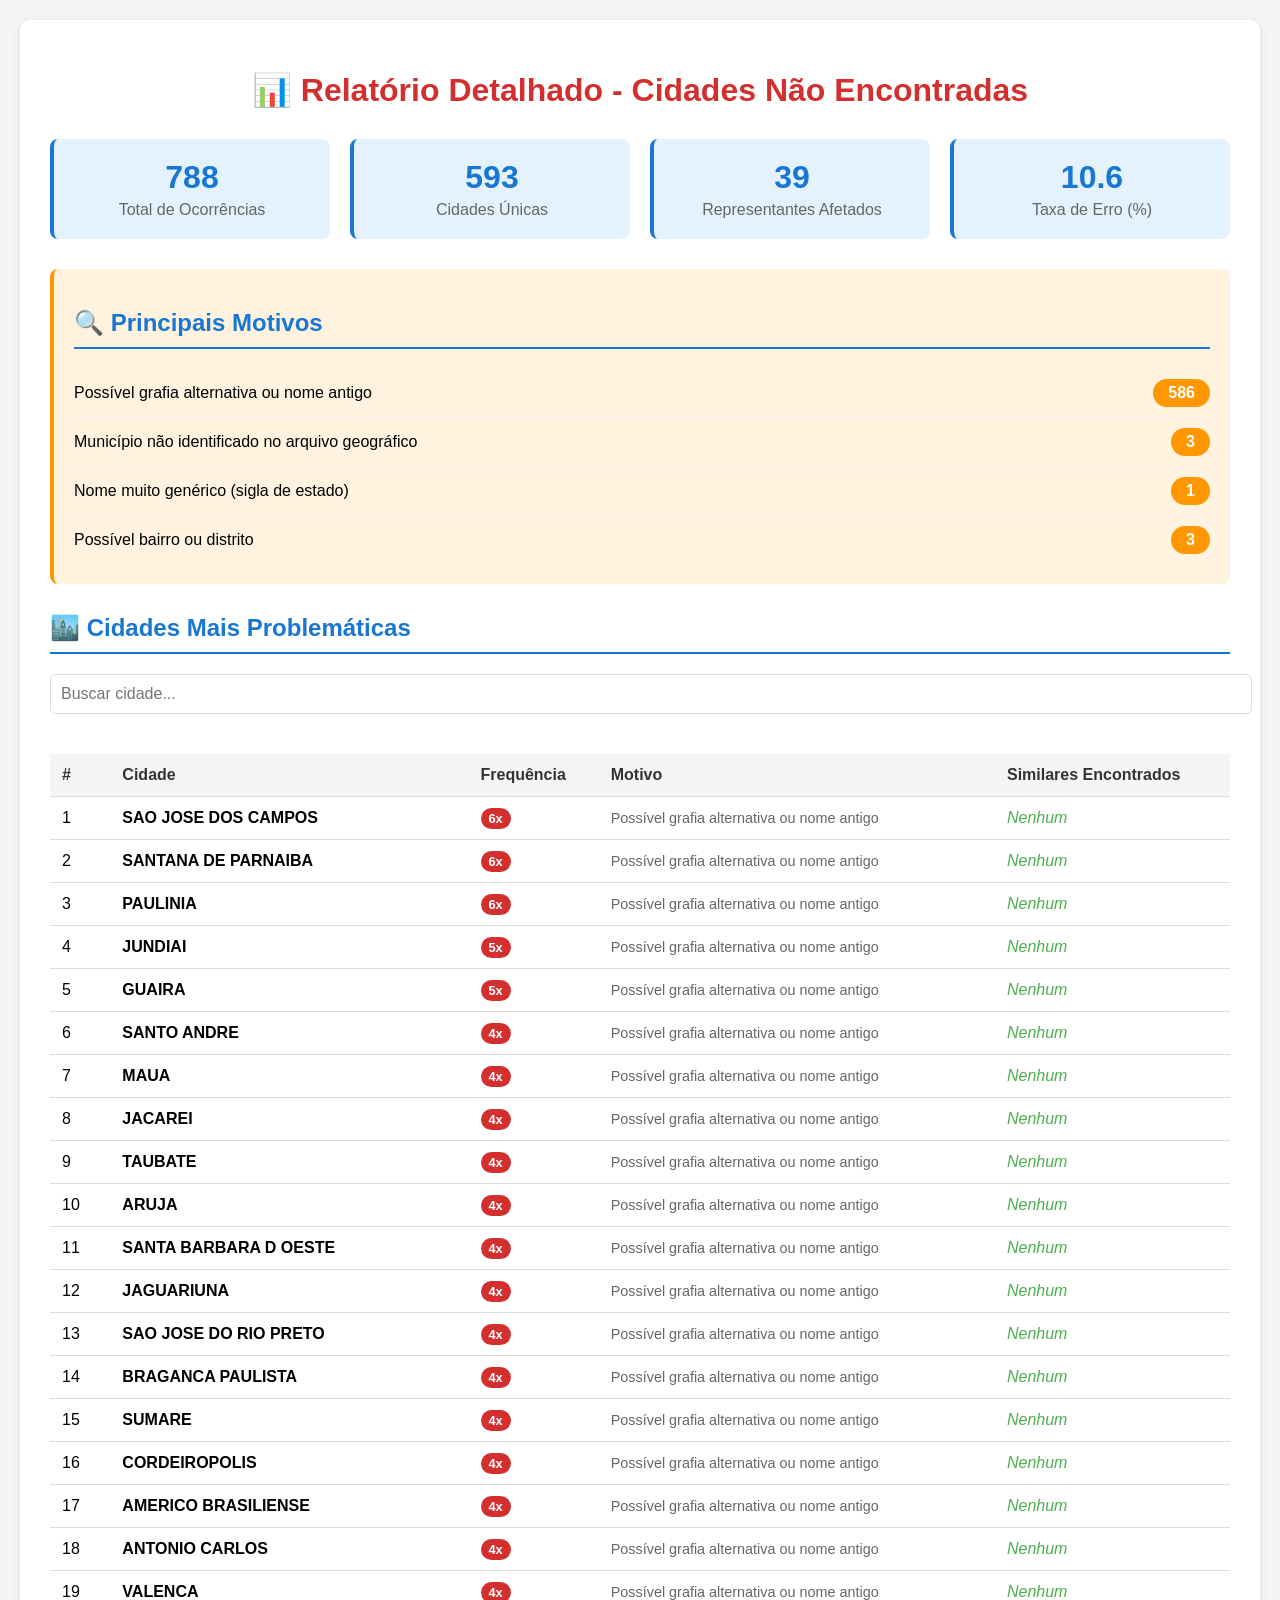
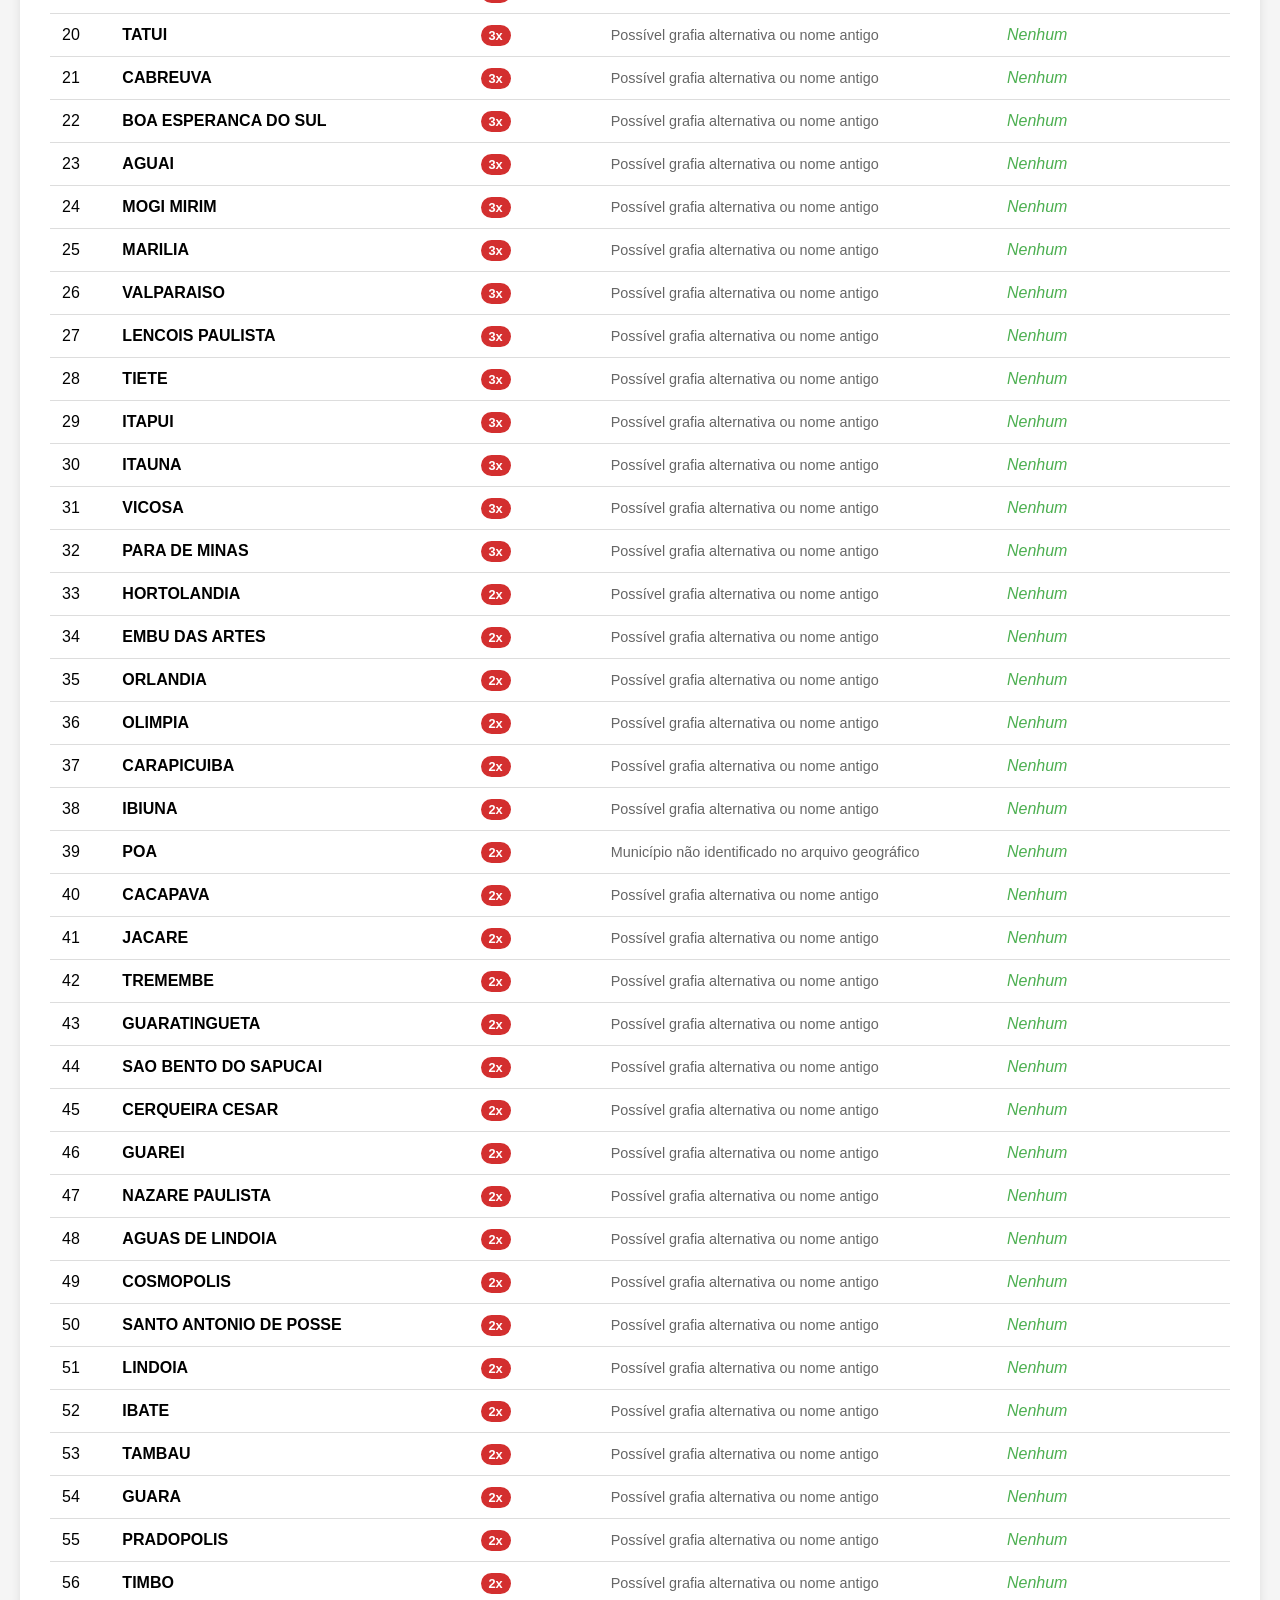
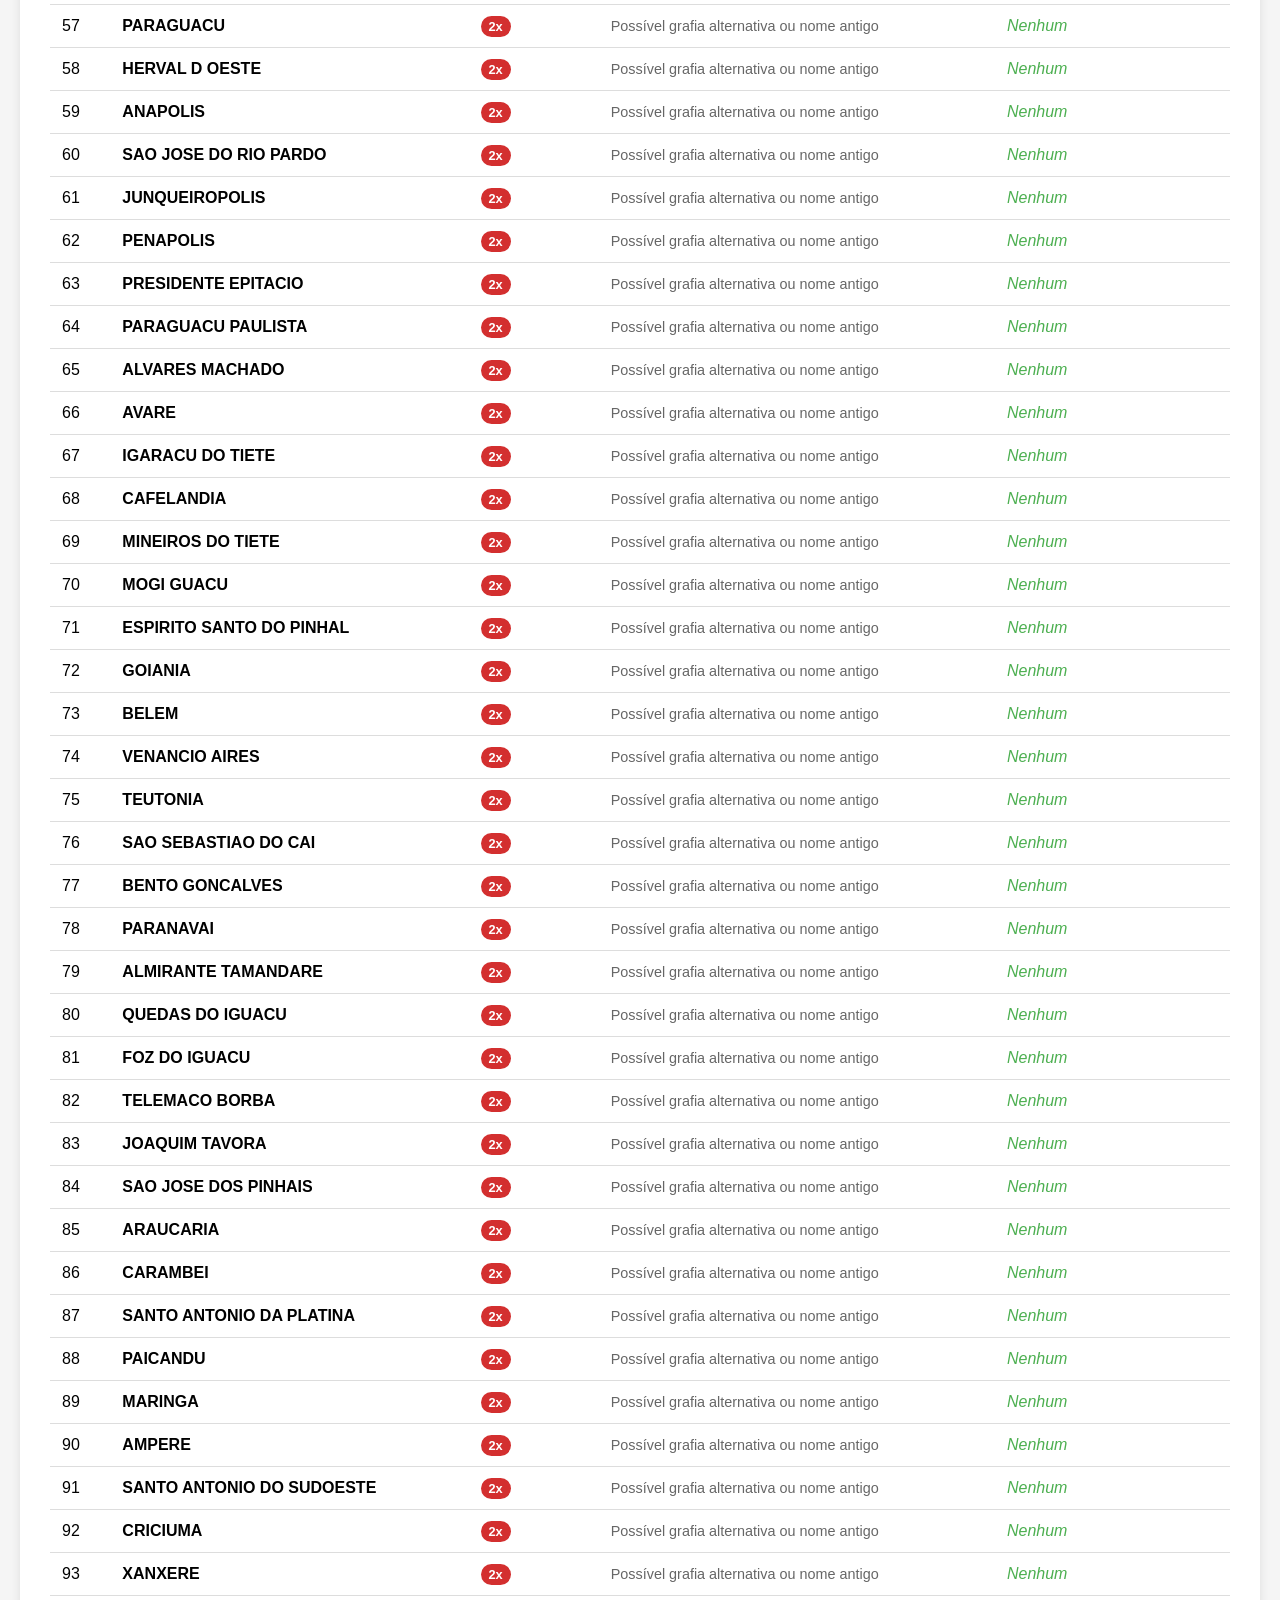
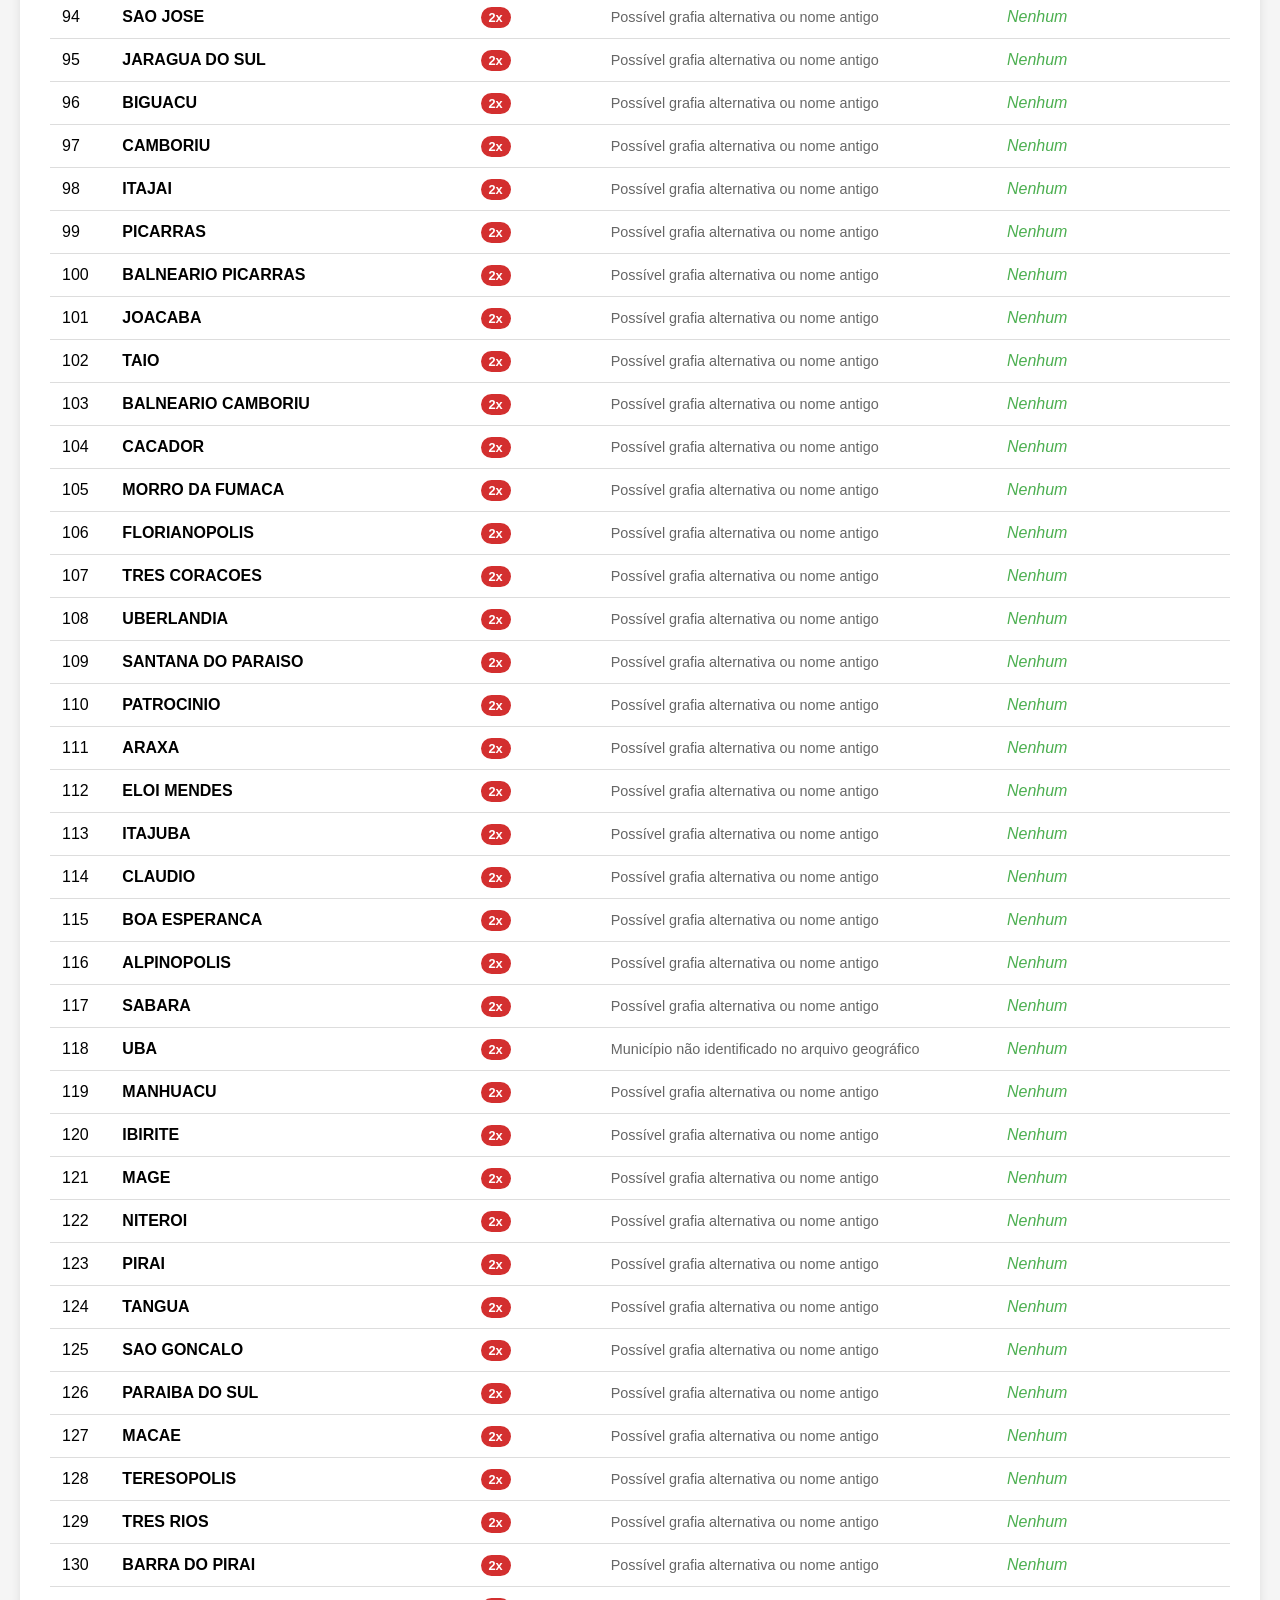
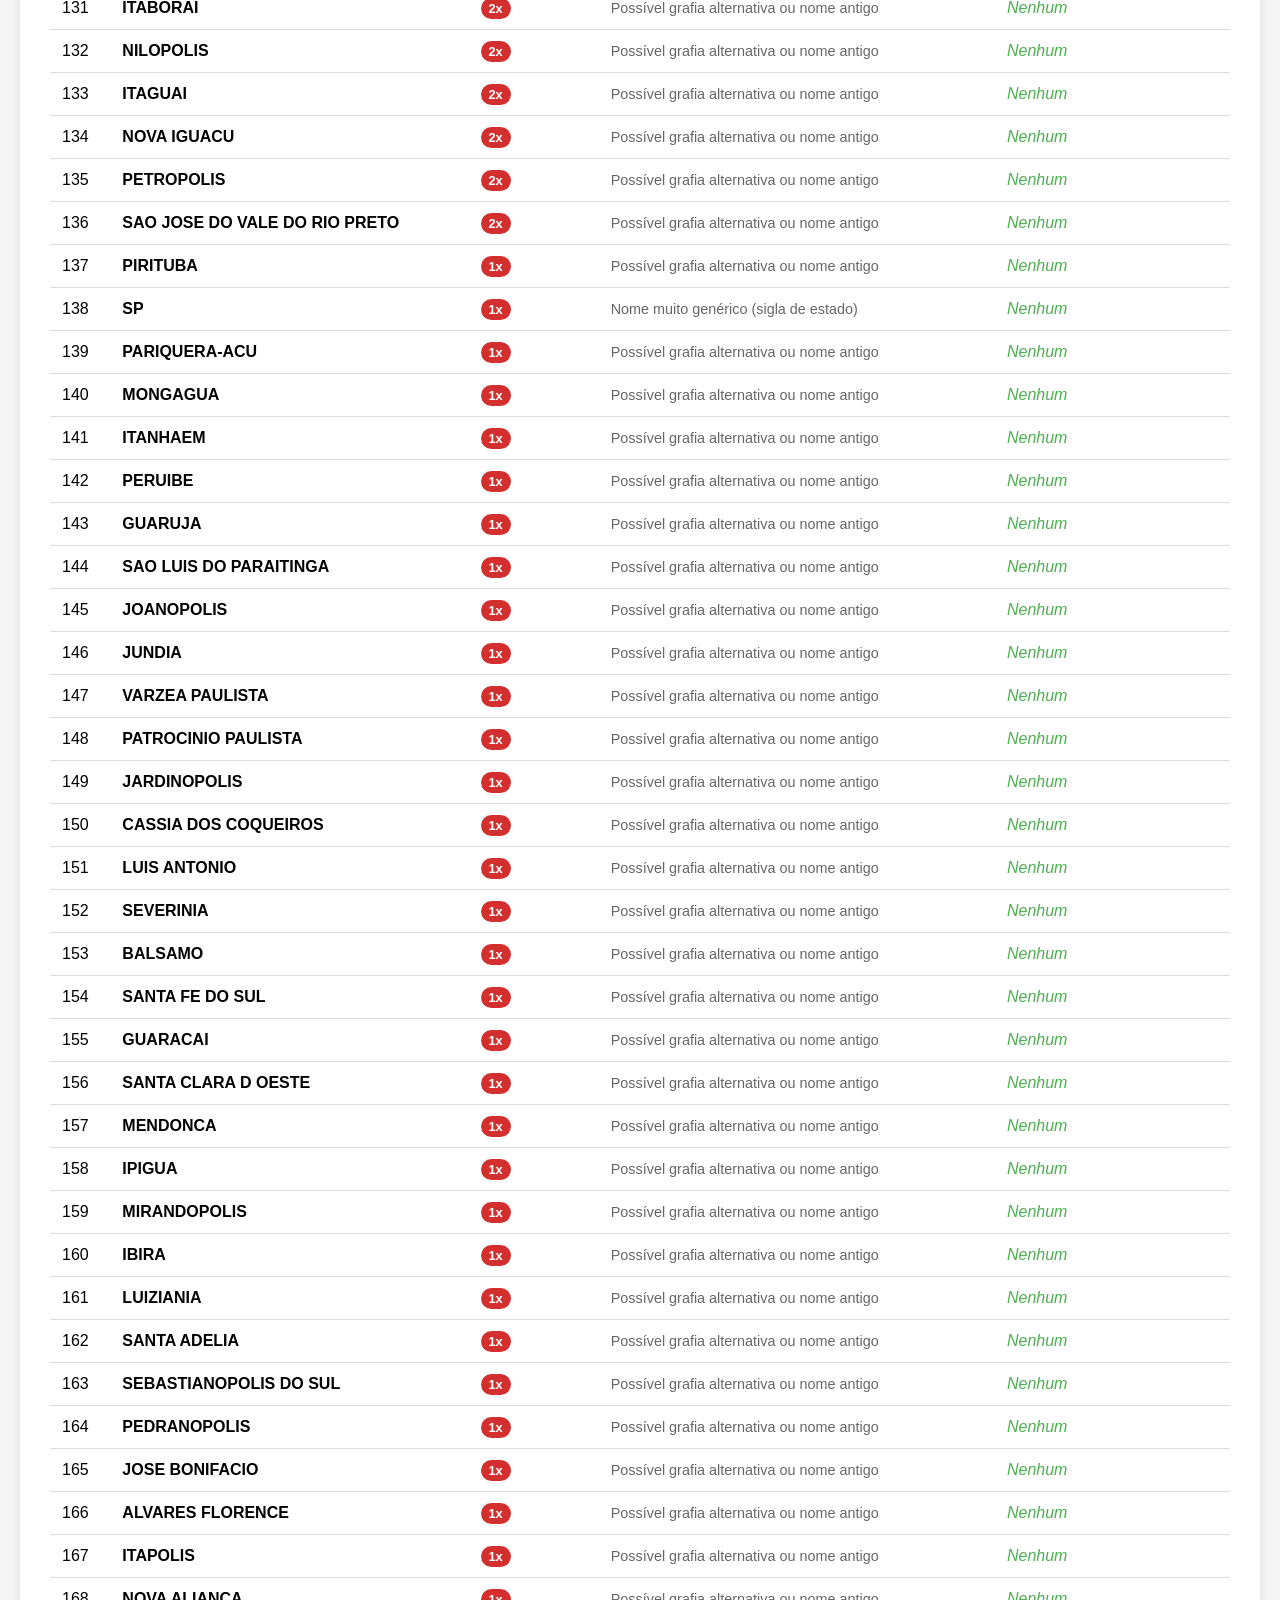
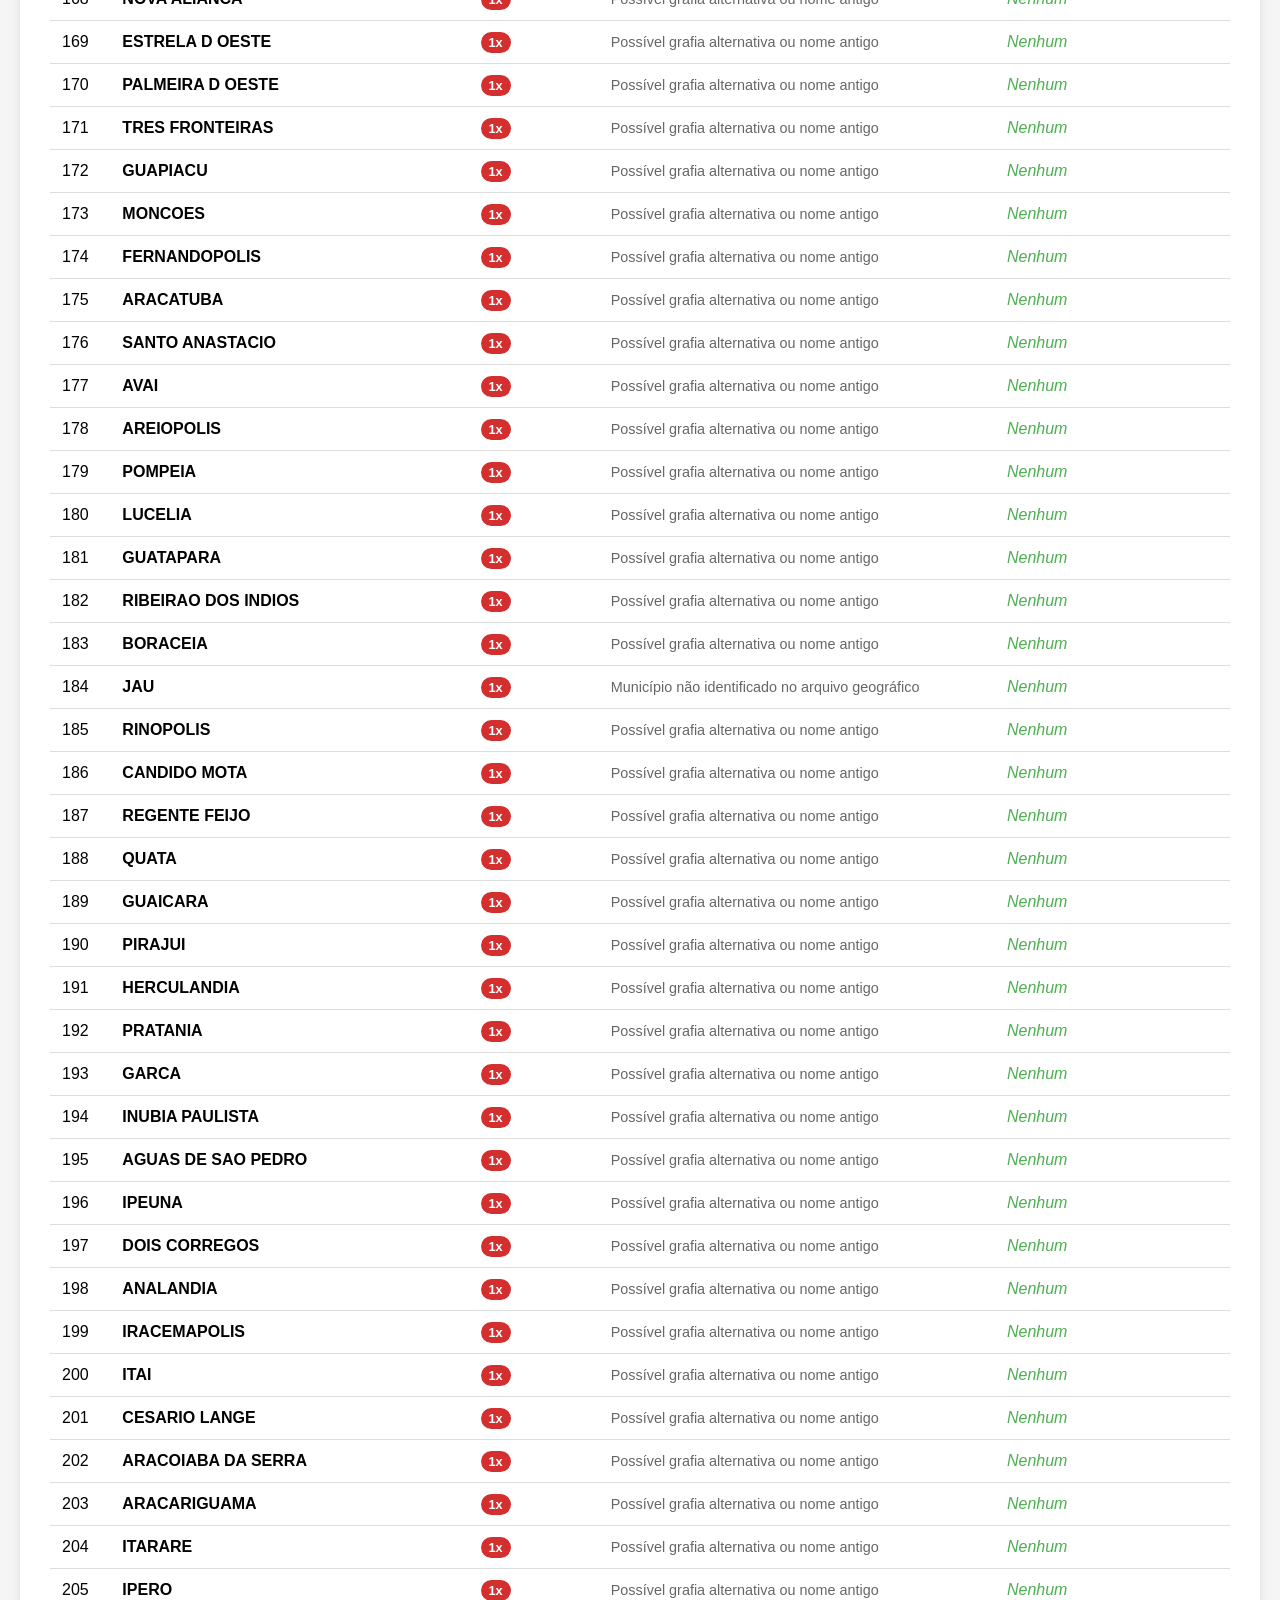
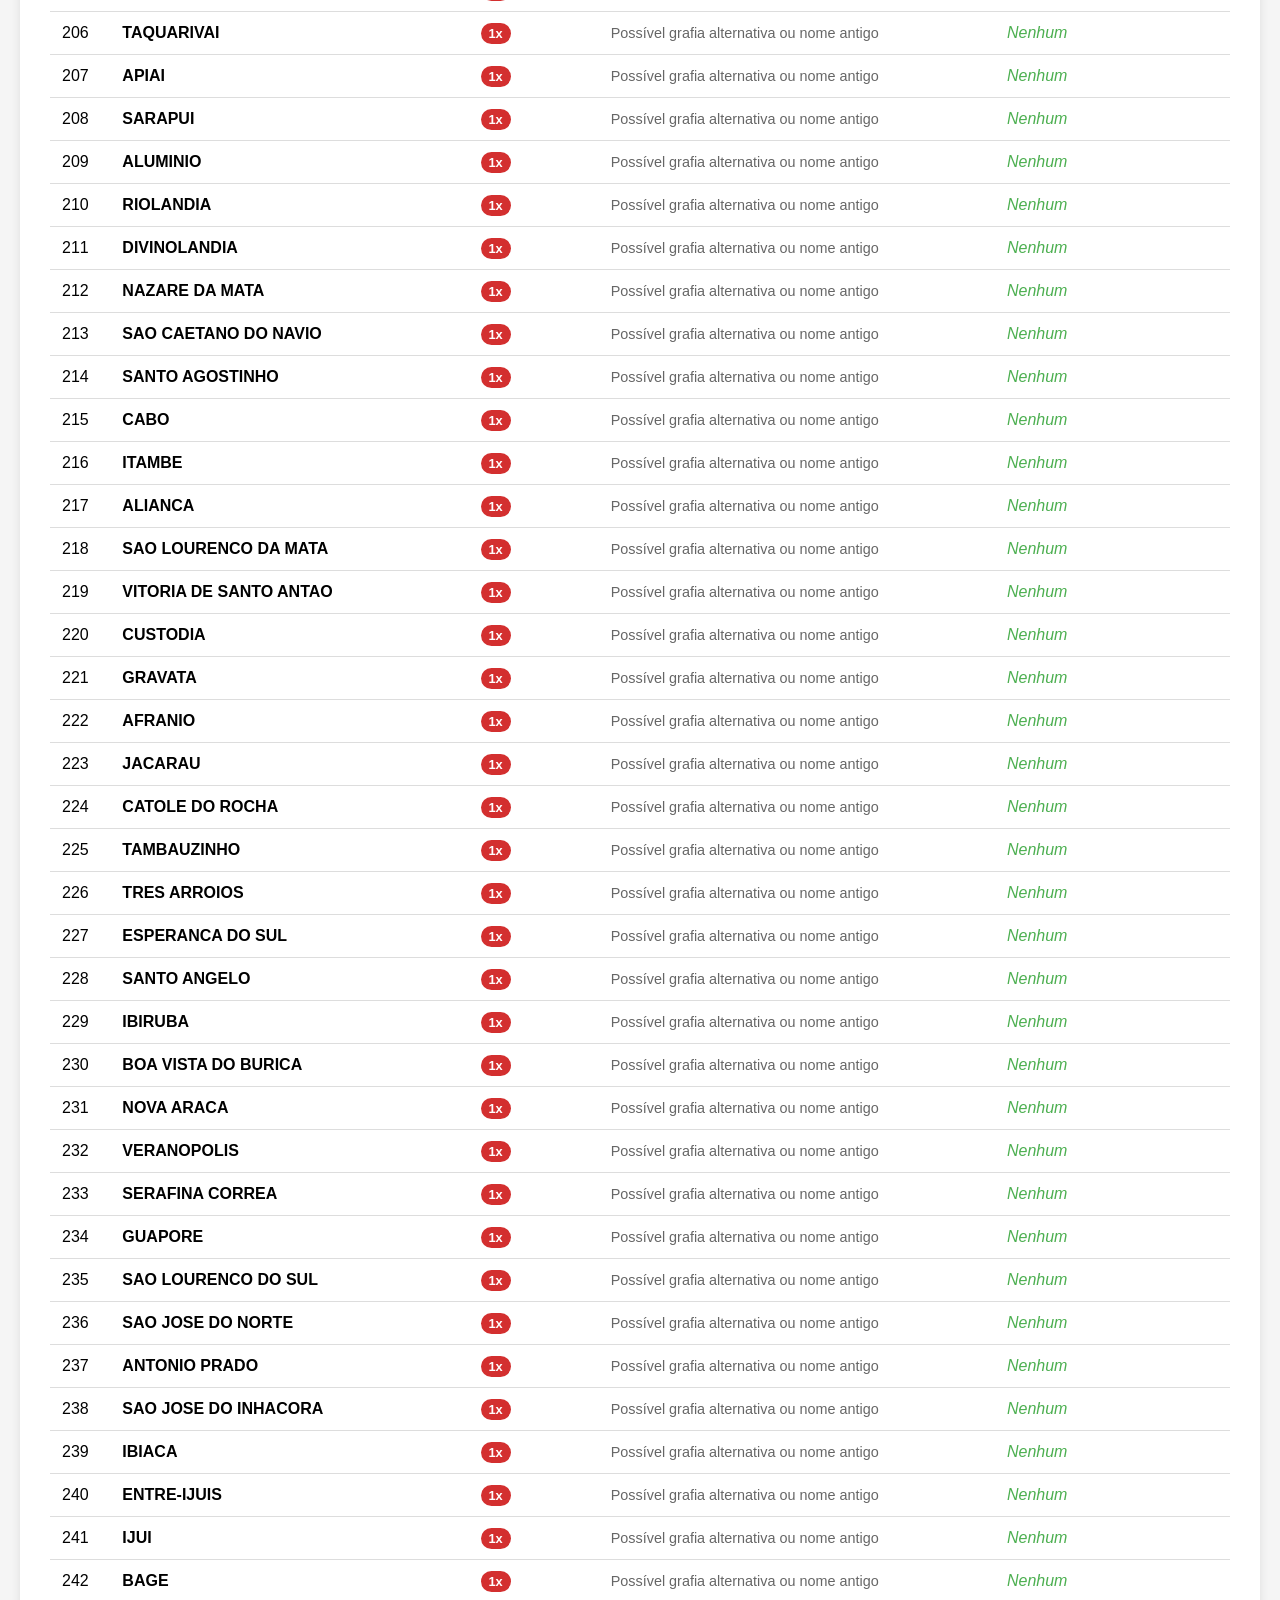
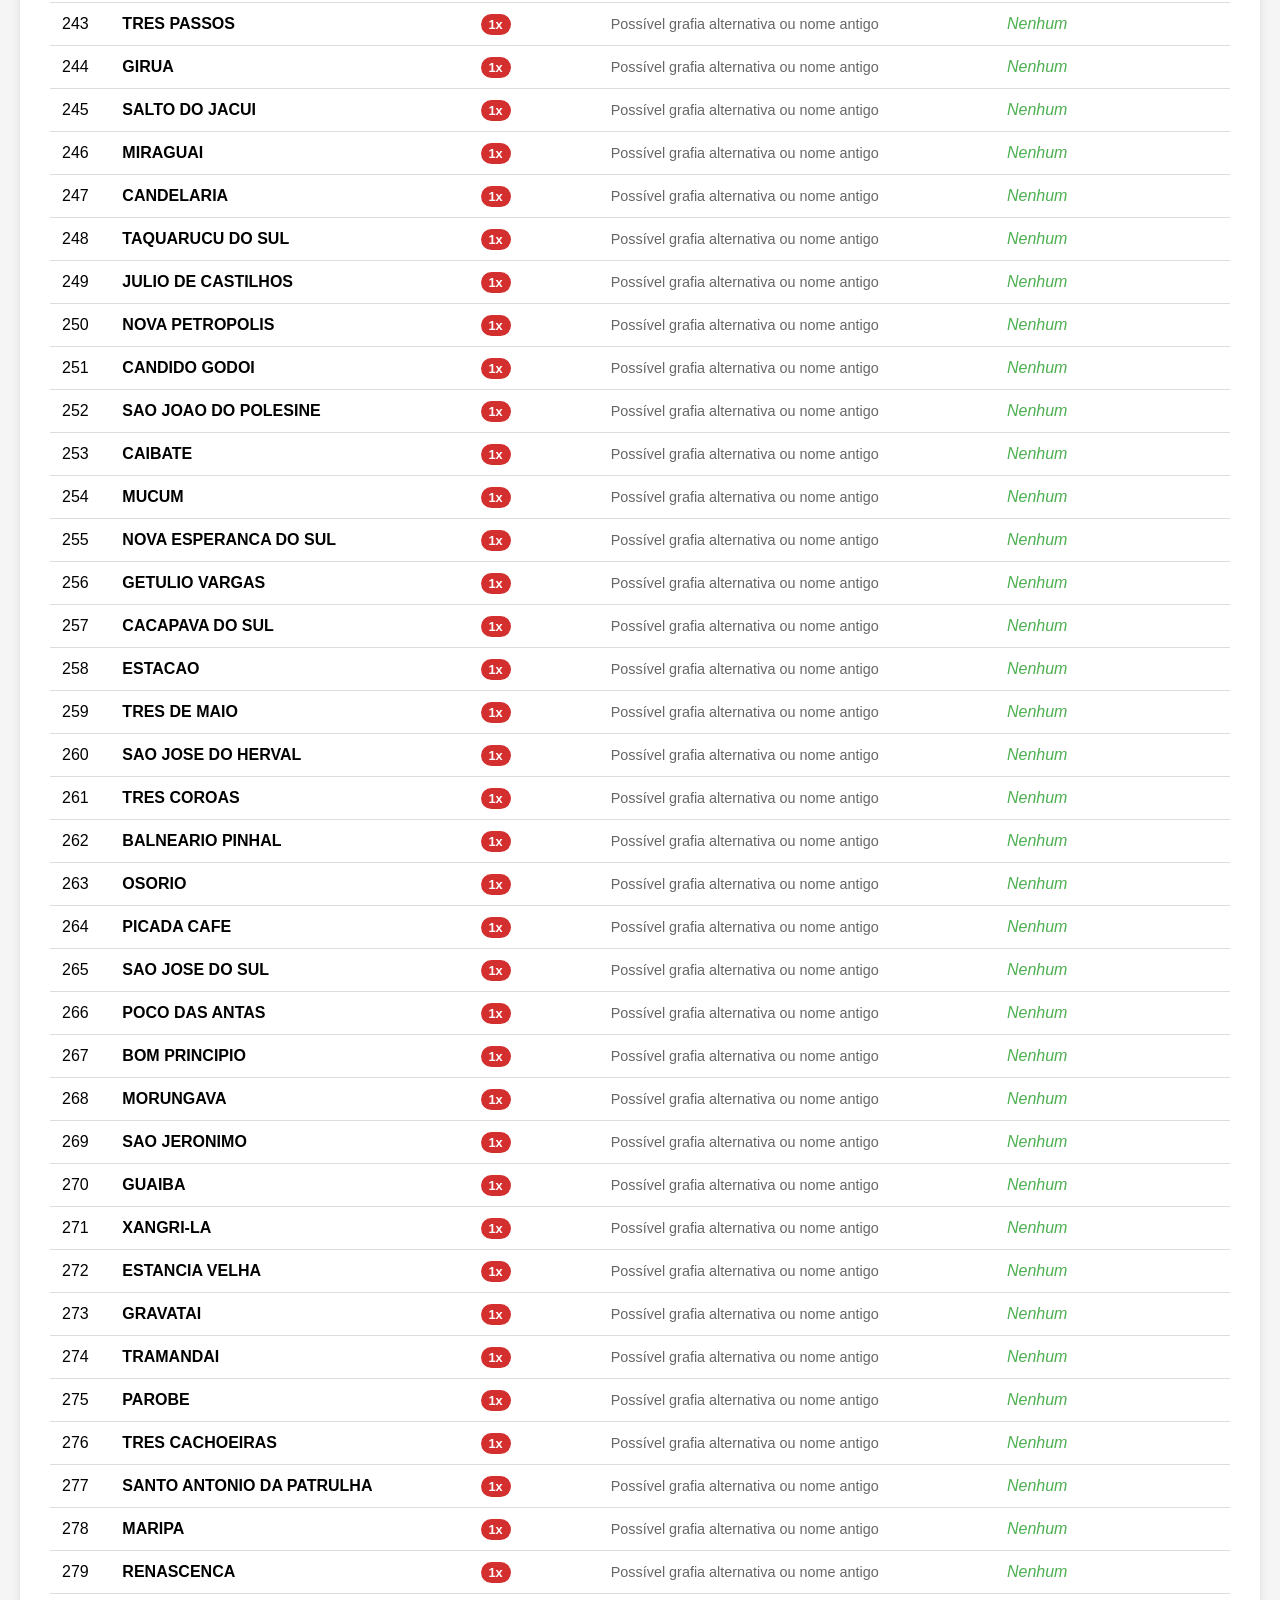
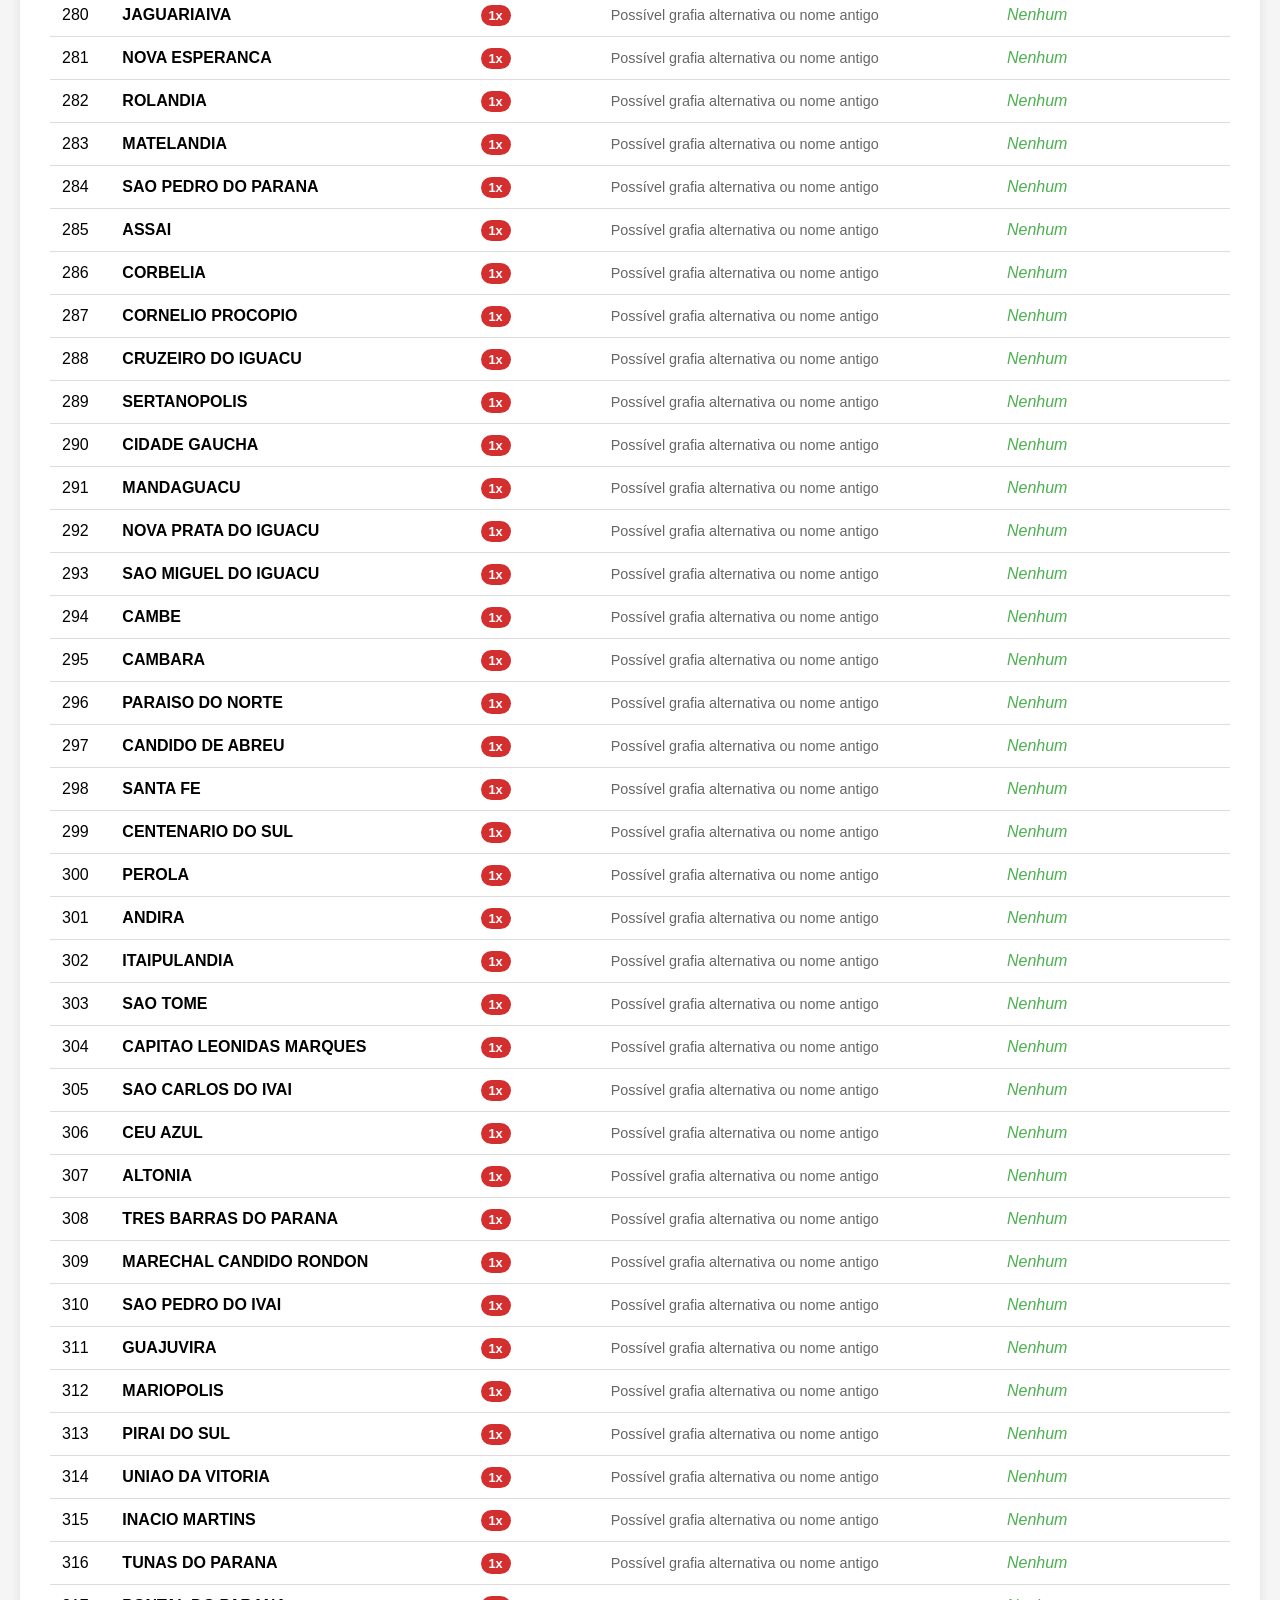
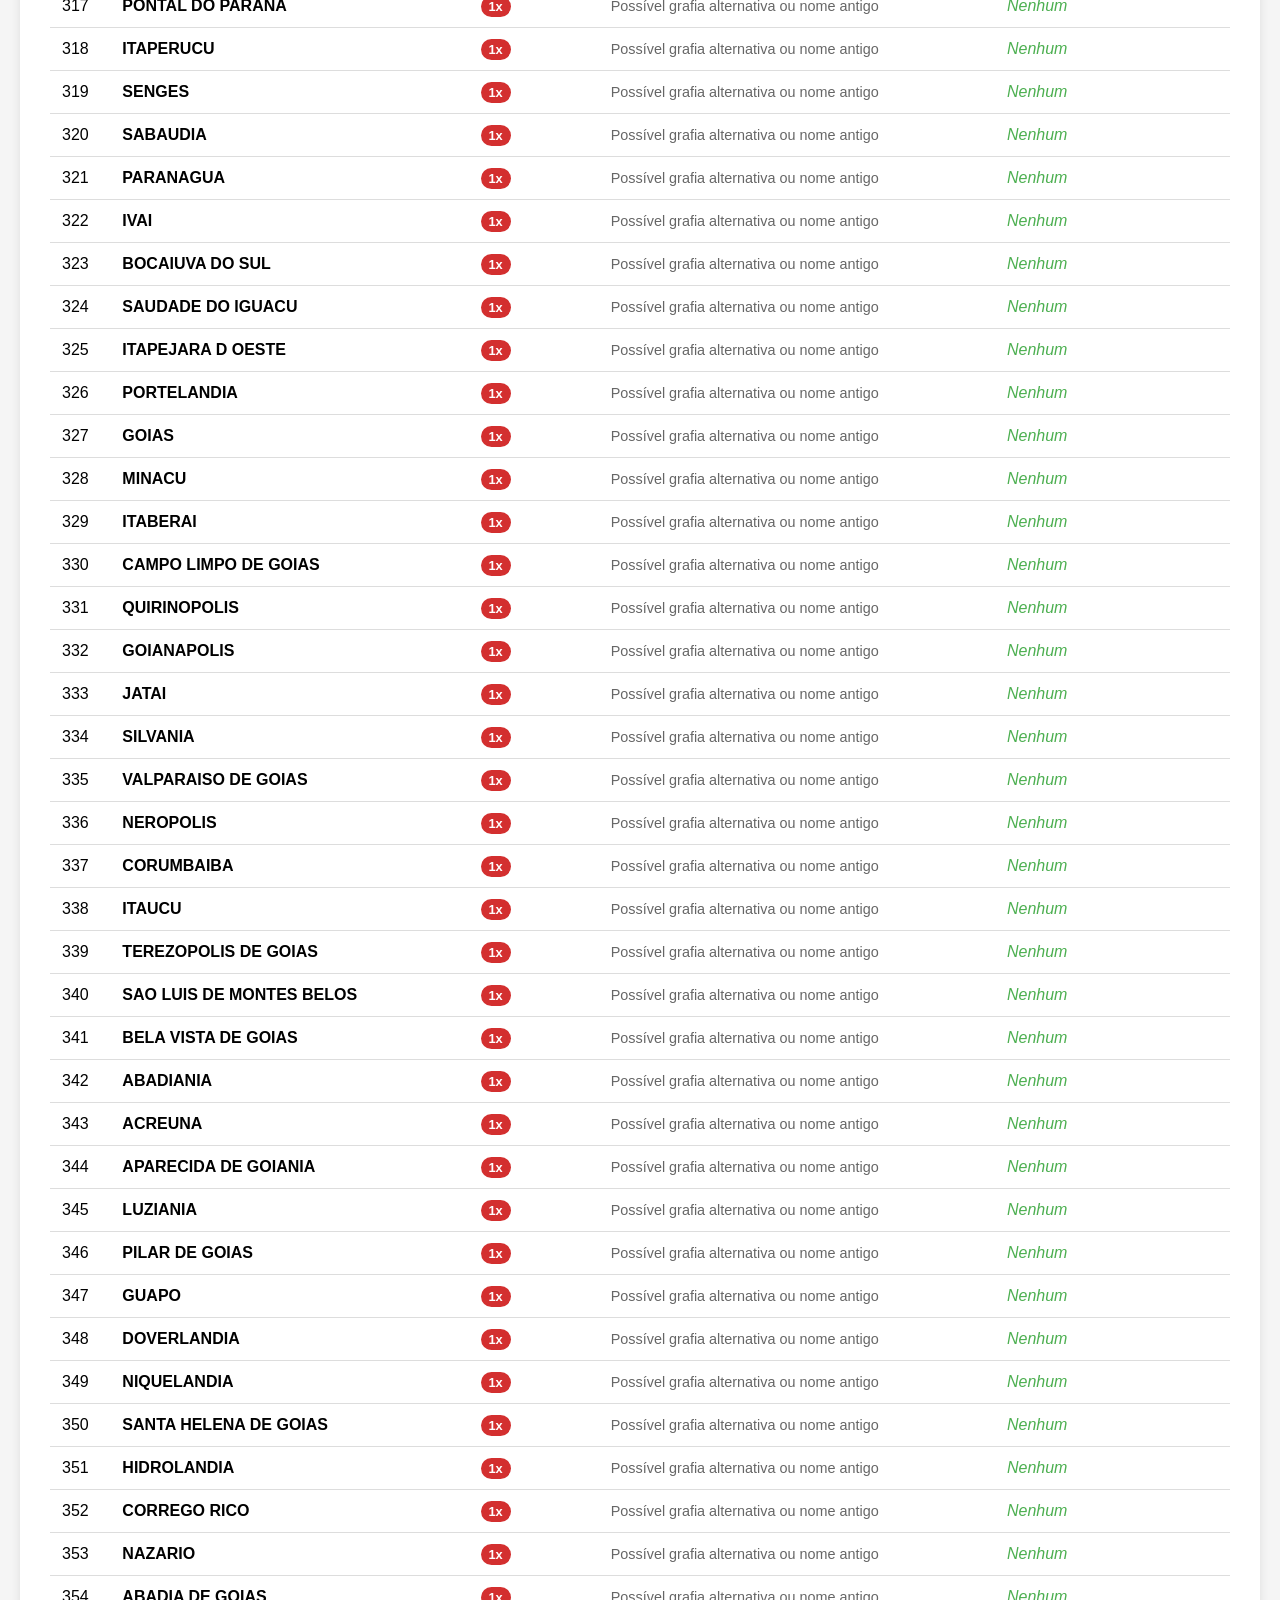
<file: relatorio_cidades_detalhado.html>
<!DOCTYPE html>
<html lang="pt-BR">
<head>
    <meta charset="UTF-8">
    <meta name="viewport" content="width=device-width, initial-scale=1.0">
    <title>Relatório Detalhado - Cidades Não Encontradas</title>
    <style>
        body {
            font-family: Arial, sans-serif;
            margin: 0;
            padding: 20px;
            background-color: #f5f5f5;
        }
        .container {
            max-width: 1200px;
            margin: 0 auto;
            background: white;
            padding: 30px;
            border-radius: 10px;
            box-shadow: 0 2px 10px rgba(0,0,0,0.1);
        }
        h1 {
            color: #d32f2f;
            text-align: center;
            margin-bottom: 30px;
        }
        h2 {
            color: #1976d2;
            border-bottom: 2px solid #1976d2;
            padding-bottom: 10px;
        }
        .stats-grid {
            display: grid;
            grid-template-columns: repeat(auto-fit, minmax(250px, 1fr));
            gap: 20px;
            margin-bottom: 30px;
        }
        .stat-card {
            background: #e3f2fd;
            padding: 20px;
            border-radius: 8px;
            text-align: center;
            border-left: 4px solid #1976d2;
        }
        .stat-number {
            font-size: 2em;
            font-weight: bold;
            color: #1976d2;
        }
        .stat-label {
            color: #666;
            margin-top: 5px;
        }
        .motivos-section {
            background: #fff3e0;
            padding: 20px;
            border-radius: 8px;
            margin-bottom: 30px;
            border-left: 4px solid #ff9800;
        }
        .motivo-item {
            display: flex;
            justify-content: space-between;
            align-items: center;
            padding: 10px 0;
            border-bottom: 1px solid #eee;
        }
        .motivo-item:last-child {
            border-bottom: none;
        }
        .motivo-count {
            background: #ff9800;
            color: white;
            padding: 5px 15px;
            border-radius: 20px;
            font-weight: bold;
        }
        .cidades-table {
            width: 100%;
            border-collapse: collapse;
            margin-top: 20px;
        }
        .cidades-table th,
        .cidades-table td {
            padding: 12px;
            text-align: left;
            border-bottom: 1px solid #ddd;
        }
        .cidades-table th {
            background-color: #f5f5f5;
            font-weight: bold;
            color: #333;
        }
        .cidades-table tr:hover {
            background-color: #f9f9f9;
        }
        .freq-badge {
            background: #d32f2f;
            color: white;
            padding: 3px 8px;
            border-radius: 12px;
            font-size: 0.8em;
            font-weight: bold;
        }
        .similares {
            color: #4caf50;
            font-style: italic;
        }
        .motivo {
            color: #666;
            font-size: 0.9em;
        }
        .representantes-section {
            background: #f3e5f5;
            padding: 20px;
            border-radius: 8px;
            margin-top: 30px;
            border-left: 4px solid #9c27b0;
        }
        .rep-item {
            margin-bottom: 15px;
            padding: 15px;
            background: white;
            border-radius: 5px;
            border-left: 3px solid #9c27b0;
        }
        .rep-name {
            font-weight: bold;
            color: #9c27b0;
            margin-bottom: 5px;
        }
        .rep-stats {
            color: #666;
            font-size: 0.9em;
        }
        .exemplos {
            color: #333;
            margin-top: 5px;
        }
        .solucoes-section {
            background: #e8f5e8;
            padding: 20px;
            border-radius: 8px;
            margin-top: 30px;
            border-left: 4px solid #4caf50;
        }
        .solucao-item {
            margin-bottom: 10px;
            padding: 10px;
            background: white;
            border-radius: 5px;
        }
        .solucao-titulo {
            font-weight: bold;
            color: #4caf50;
        }
        .search-box {
            width: 100%;
            padding: 10px;
            margin-bottom: 20px;
            border: 1px solid #ddd;
            border-radius: 5px;
            font-size: 16px;
        }
    </style>
</head>
<body>
    <div class="container">
        <h1>📊 Relatório Detalhado - Cidades Não Encontradas</h1>
        
        <div class="stats-grid">
            <div class="stat-card">
                <div class="stat-number" id="total-ocorrencias">-</div>
                <div class="stat-label">Total de Ocorrências</div>
            </div>
            <div class="stat-card">
                <div class="stat-number" id="cidades-unicas">-</div>
                <div class="stat-label">Cidades Únicas</div>
            </div>
            <div class="stat-card">
                <div class="stat-number" id="representantes-afetados">-</div>
                <div class="stat-label">Representantes Afetados</div>
            </div>
            <div class="stat-card">
                <div class="stat-number" id="taxa-erro">-</div>
                <div class="stat-label">Taxa de Erro (%)</div>
            </div>
        </div>

        <div class="motivos-section">
            <h2>🔍 Principais Motivos</h2>
            <div id="motivos-lista"></div>
        </div>

        <h2>🏙️ Cidades Mais Problemáticas</h2>
        <input type="text" class="search-box" id="search-cidades" placeholder="Buscar cidade...">
        <table class="cidades-table">
            <thead>
                <tr>
                    <th>#</th>
                    <th>Cidade</th>
                    <th>Frequência</th>
                    <th>Motivo</th>
                    <th>Similares Encontrados</th>
                </tr>
            </thead>
            <tbody id="cidades-tbody">
            </tbody>
        </table>

        <div class="representantes-section">
            <h2>👥 Representantes Mais Afetados</h2>
            <div id="representantes-lista"></div>
        </div>

        <div class="solucoes-section">
            <h2>💡 Sugestões de Correção</h2>
            
            <div class="solucao-item">
                <div class="solucao-titulo">1. Problemas de Acentuação</div>
                <p>Muitas cidades não foram encontradas devido a diferenças na acentuação. Exemplos:</p>
                <ul>
                    <li><strong>SAO JOSE DOS CAMPOS</strong> → <strong>SÃO JOSÉ DOS CAMPOS</strong></li>
                    <li><strong>JUNDIAI</strong> → <strong>JUNDIAÍ</strong></li>
                    <li><strong>TAUBATE</strong> → <strong>TAUBATÉ</strong></li>
                </ul>
            </div>
            
            <div class="solucao-item">
                <div class="solucao-titulo">2. Nomes Compostos e Preposições</div>
                <p>Diferenças na grafia de preposições e conectores:</p>
                <ul>
                    <li><strong>SANTA BARBARA D OESTE</strong> → <strong>SANTA BÁRBARA D'OESTE</strong></li>
                    <li><strong>SAO JOSE DO RIO PRETO</strong> → <strong>SÃO JOSÉ DO RIO PRETO</strong></li>
                </ul>
            </div>
            
            <div class="solucao-item">
                <div class="solucao-titulo">3. Siglas e Abreviações</div>
                <p>Alguns registros podem estar usando siglas:</p>
                <ul>
                    <li><strong>SP</strong> → Verificar se refere a São Paulo ou outro município</li>
                    <li>Expandir abreviações quando possível</li>
                </ul>
            </div>
            
            <div class="solucao-item">
                <div class="solucao-titulo">4. Bairros vs Municípios</div>
                <p>Alguns nomes podem ser de bairros ou distritos, não municípios independentes.</p>
            </div>
            
            <div class="solucao-item">
                <div class="solucao-titulo">5. Recomendações Técnicas</div>
                <ul>
                    <li>Implementar algoritmo de similaridade mais robusto (Levenshtein distance)</li>
                    <li>Criar tabela de mapeamento manual para casos específicos</li>
                    <li>Verificar encoding dos arquivos originais</li>
                    <li>Consultar base de dados oficial do IBGE para nomes corretos</li>
                </ul>
            </div>
        </div>
    </div>

    <script>
        let dadosRelatorio = null;
        let cidadesOriginais = [];

        // Carrega os dados do relatório
        fetch('relatorio_cidades_nao_encontradas.json')
            .then(response => response.json())
            .then(data => {
                dadosRelatorio = data;
                cidadesOriginais = data.cidades_detalhadas;
                preencherRelatorio(data);
            })
            .catch(error => {
                console.error('Erro ao carregar dados:', error);
                alert('Erro ao carregar o relatório. Verifique se o arquivo existe.');
            });

        function preencherRelatorio(data) {
            // Estatísticas
            document.getElementById('total-ocorrencias').textContent = data.estatisticas.total_ocorrencias;
            document.getElementById('cidades-unicas').textContent = data.estatisticas.cidades_unicas;
            document.getElementById('representantes-afetados').textContent = data.estatisticas.representantes_afetados;
            
            // Calcula taxa de erro (assumindo ~5570 municípios no Brasil)
            const taxaErro = ((data.estatisticas.cidades_unicas / 5570) * 100).toFixed(1);
            document.getElementById('taxa-erro').textContent = taxaErro;

            // Motivos
            const motivosLista = document.getElementById('motivos-lista');
            for (const [motivo, count] of Object.entries(data.motivos)) {
                const motivoDiv = document.createElement('div');
                motivoDiv.className = 'motivo-item';
                motivoDiv.innerHTML = `
                    <span>${motivo}</span>
                    <span class="motivo-count">${count}</span>
                `;
                motivosLista.appendChild(motivoDiv);
            }

            // Cidades
            preencherTabelaCidades(data.cidades_detalhadas);

            // Representantes
            const representantesLista = document.getElementById('representantes-lista');
            const representantesOrdenados = Object.entries(data.representantes_afetados)
                .sort((a, b) => b[1].length - a[1].length)
                .slice(0, 10);

            representantesOrdenados.forEach(([rep, cidades], index) => {
                const repDiv = document.createElement('div');
                repDiv.className = 'rep-item';
                repDiv.innerHTML = `
                    <div class="rep-name">${index + 1}. ${rep}</div>
                    <div class="rep-stats">Cidades não encontradas: ${cidades.length}</div>
                    <div class="exemplos">Exemplos: ${cidades.slice(0, 5).join(', ')}${cidades.length > 5 ? '...' : ''}</div>
                `;
                representantesLista.appendChild(repDiv);
            });
        }

        function preencherTabelaCidades(cidades) {
            const tbody = document.getElementById('cidades-tbody');
            tbody.innerHTML = '';

            cidades.forEach((cidade, index) => {
                const row = document.createElement('tr');
                row.innerHTML = `
                    <td>${index + 1}</td>
                    <td><strong>${cidade.cidade}</strong></td>
                    <td><span class="freq-badge">${cidade.frequencia}x</span></td>
                    <td><span class="motivo">${cidade.motivo}</span></td>
                    <td><span class="similares">${cidade.similares.length > 0 ? cidade.similares.join(', ') : 'Nenhum'}</span></td>
                `;
                tbody.appendChild(row);
            });
        }

        // Busca nas cidades
        document.getElementById('search-cidades').addEventListener('input', function(e) {
            const termo = e.target.value.toLowerCase();
            
            if (termo === '') {
                preencherTabelaCidades(cidadesOriginais);
            } else {
                const cidadesFiltradas = cidadesOriginais.filter(cidade => 
                    cidade.cidade.toLowerCase().includes(termo) ||
                    cidade.motivo.toLowerCase().includes(termo)
                );
                preencherTabelaCidades(cidadesFiltradas);
            }
        });
    </script>
</body>
</html>
</file>
